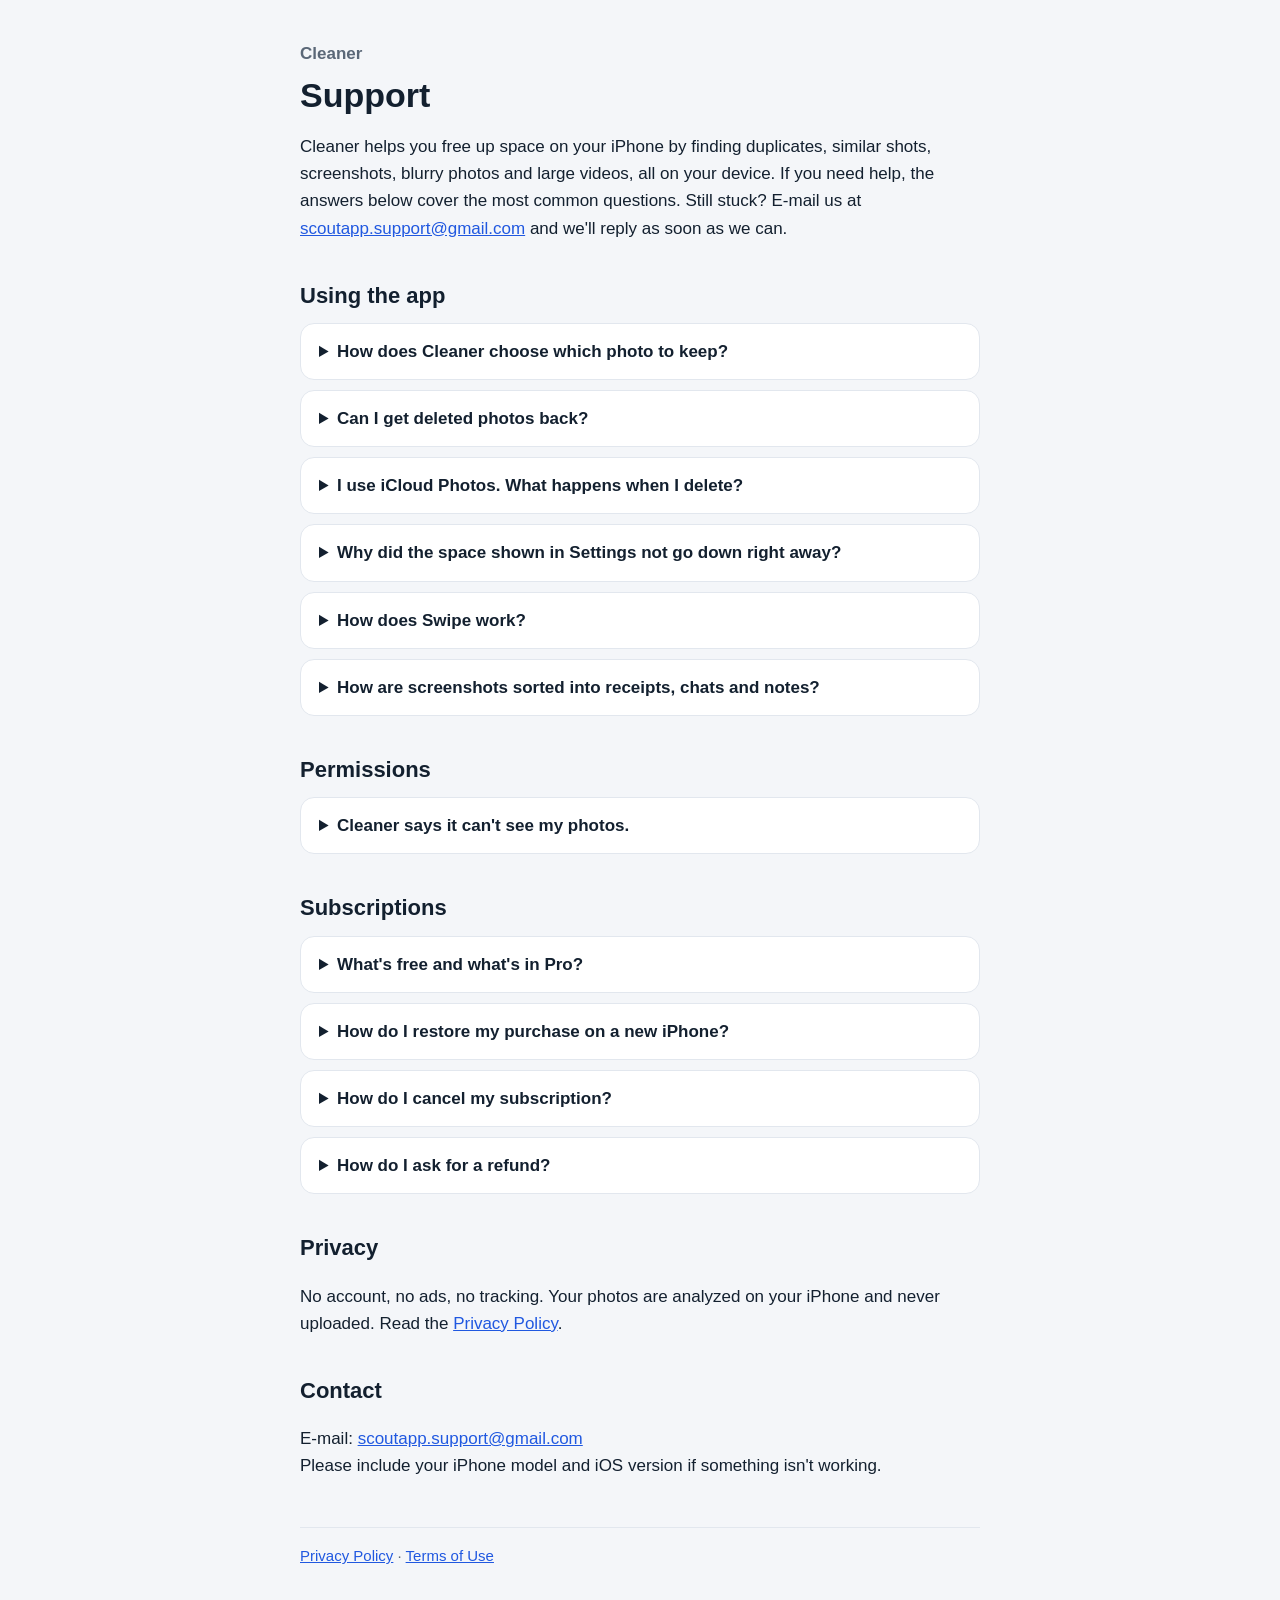
<file: index.html>
<!doctype html>
<html lang="en">
<head>
<meta charset="utf-8">
<meta name="viewport" content="width=device-width, initial-scale=1">
<title>Cleaner Support</title>
<meta name="description" content="Help and support for Cleaner.">
<link rel="stylesheet" href="style.css">
</head>
<body>
<main>
  <p class="brand">Cleaner</p>
  <h1>Support</h1>
  <p>Cleaner helps you free up space on your iPhone by finding duplicates, similar shots, screenshots, blurry photos
  and large videos, all on your device. If you need help, the answers below cover the most common questions. Still
  stuck? E-mail us at <a href="mailto:scoutapp.support@gmail.com">scoutapp.support@gmail.com</a> and we'll reply as
  soon as we can.</p>

  <h2>Using the app</h2>

  <details>
    <summary>How does Cleaner choose which photo to keep?</summary>
    <p>For exact copies it keeps the most complete one: a favorite first, then the highest resolution, then the
    oldest. For similar shots it keeps your favorite or edited one if there is one; otherwise the shot where faces
    look best (for example, eyes open), then the sharpest. You can always tap a photo to change what's deleted, or use Compare to see them full size.</p>
  </details>

  <details>
    <summary>Can I get deleted photos back?</summary>
    <p>Yes, for 30 days. Deleted items go to the Recently Deleted album in the Photos app, where you can recover
    them. After 30 days iOS removes them permanently.</p>
  </details>

  <details>
    <summary>I use iCloud Photos. What happens when I delete?</summary>
    <p>Deleting in Cleaner works like deleting in the Photos app: the item is removed from all devices that use
    the same iCloud Photos library and moves to Recently Deleted.</p>
  </details>

  <details>
    <summary>Why did the space shown in Settings not go down right away?</summary>
    <p>Deleted items still take up space while they're in Recently Deleted. To free it now, open Photos → Albums
    → Recently Deleted and delete them there. iOS may also take a few minutes to update its storage numbers.</p>
  </details>

  <details>
    <summary>How does Swipe work?</summary>
    <p>Swipe shows your photos month by month. Swipe right to keep, left to put a photo in the delete list. Nothing
    is deleted until you review the list and confirm. Your progress is saved, so you can stop and continue later.</p>
  </details>

  <details>
    <summary>How are screenshots sorted into receipts, chats and notes?</summary>
    <p>On iPhones that support Apple Intelligence, Cleaner reads the text in each screenshot and sorts it on your
    device. Sorting is part of Pro. On other devices, screenshots are grouped by month.</p>
  </details>

  <h2>Permissions</h2>

  <details>
    <summary>Cleaner says it can't see my photos.</summary>
    <p>Open the iOS Settings app → Privacy &amp; Security → Photos → Cleaner and choose Full Access. If you chose
    Limited Access, Cleaner can only check the photos you selected; you can add more from the app.</p>
  </details>

  <h2>Subscriptions</h2>

  <details>
    <summary>What's free and what's in Pro?</summary>
    <p>Scanning and reviewing are free, so you can see everything Cleaner finds. Pro lets you delete what you
    select, delete everything you swiped away, and sort screenshots automatically.</p>
  </details>

  <details>
    <summary>How do I restore my purchase on a new iPhone?</summary>
    <p>Sign in with the same Apple Account, open Cleaner → Settings → Restore Purchases.</p>
  </details>

  <details>
    <summary>How do I cancel my subscription?</summary>
    <p>Open the iOS Settings app → your name → Subscriptions → Cleaner, then Cancel Subscription. Cancel at least
    24 hours before the current period ends to avoid being charged again. You keep Pro until the end of the
    period.</p>
  </details>

  <details>
    <summary>How do I ask for a refund?</summary>
    <p>Purchases are handled by Apple, so refunds are too. Go to
    <a href="https://reportaproblem.apple.com">reportaproblem.apple.com</a>, sign in and choose the purchase.</p>
  </details>

  <h2>Privacy</h2>
  <p>No account, no ads, no tracking. Your photos are analyzed on your iPhone and never uploaded. Read the
  <a href="privacy.html">Privacy Policy</a>.</p>

  <h2>Contact</h2>
  <p>E-mail: <a href="mailto:scoutapp.support@gmail.com">scoutapp.support@gmail.com</a><br>
  Please include your iPhone model and iOS version if something isn't working.</p>

  <footer>
    <a href="privacy.html">Privacy Policy</a> ·
    <a href="https://www.apple.com/legal/internet-services/itunes/dev/stdeula/">Terms of Use</a>
  </footer>
</main>
</body>
</html>
</file>
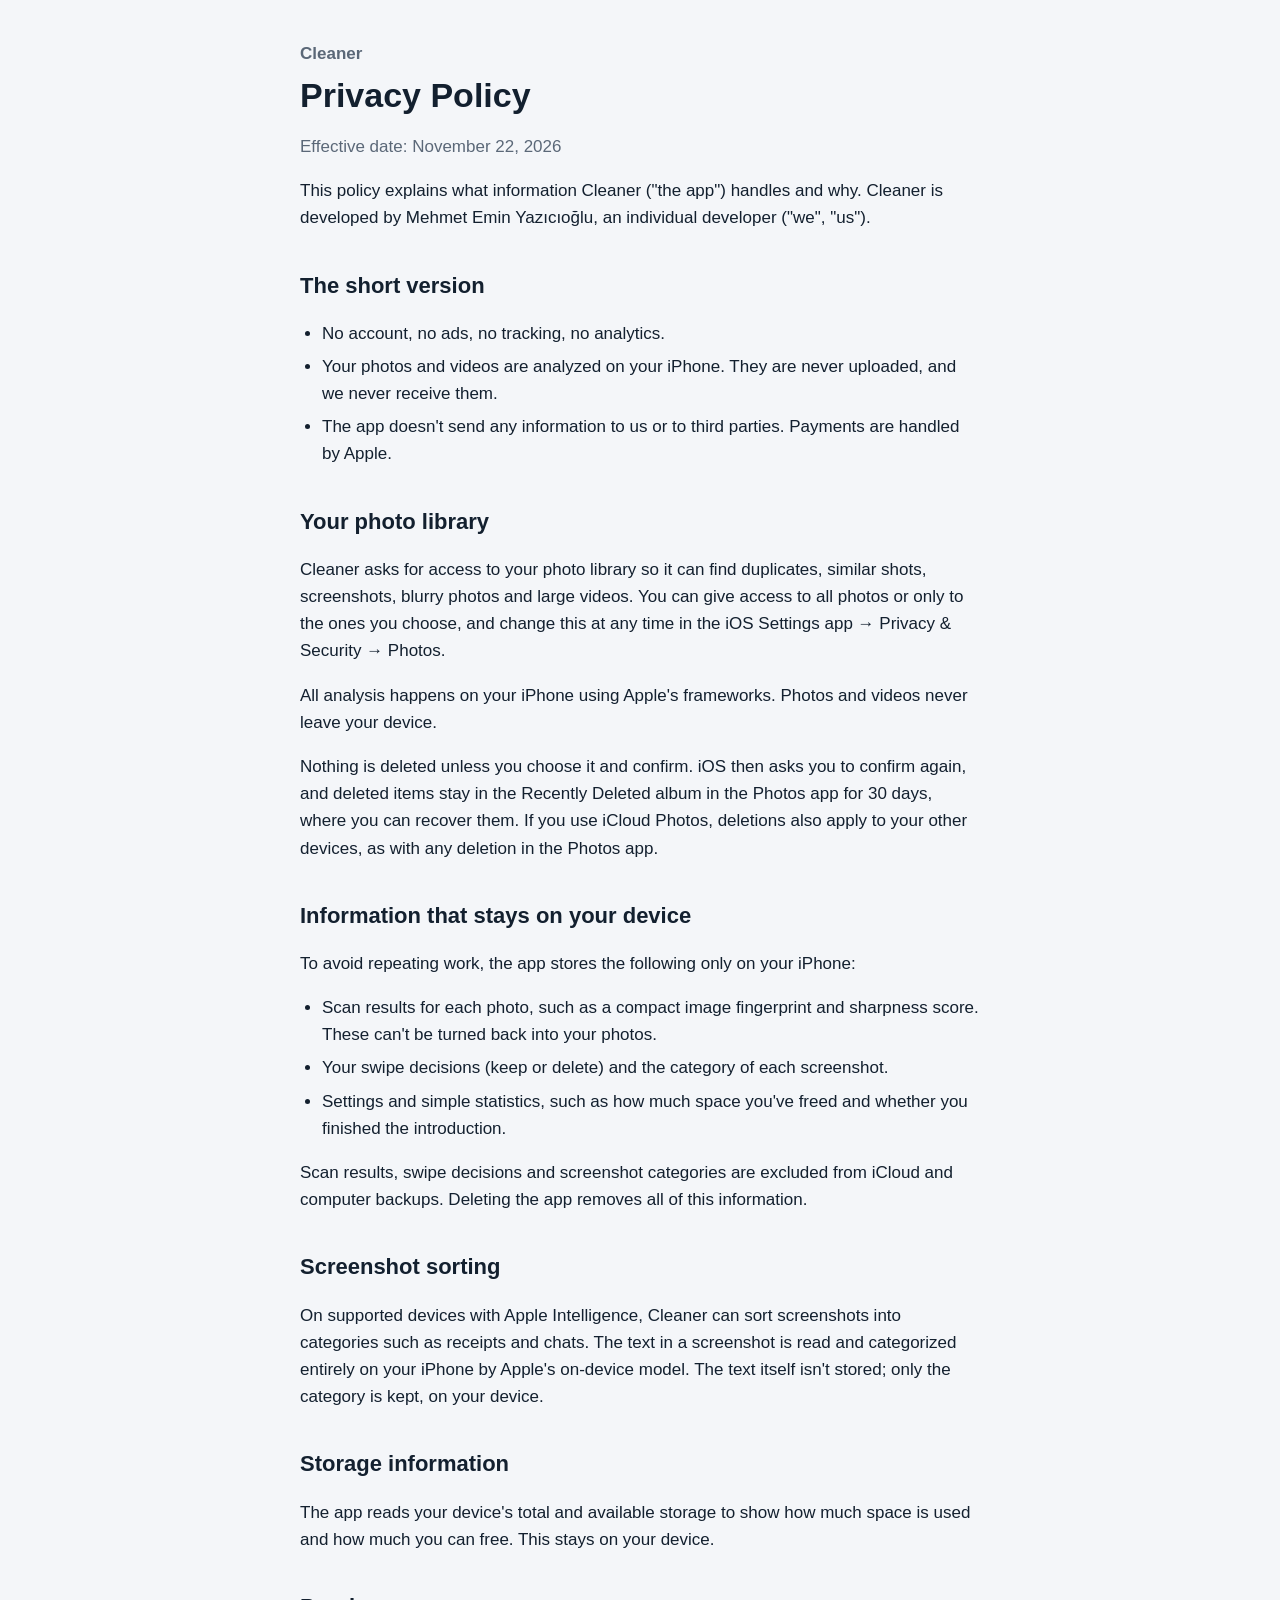
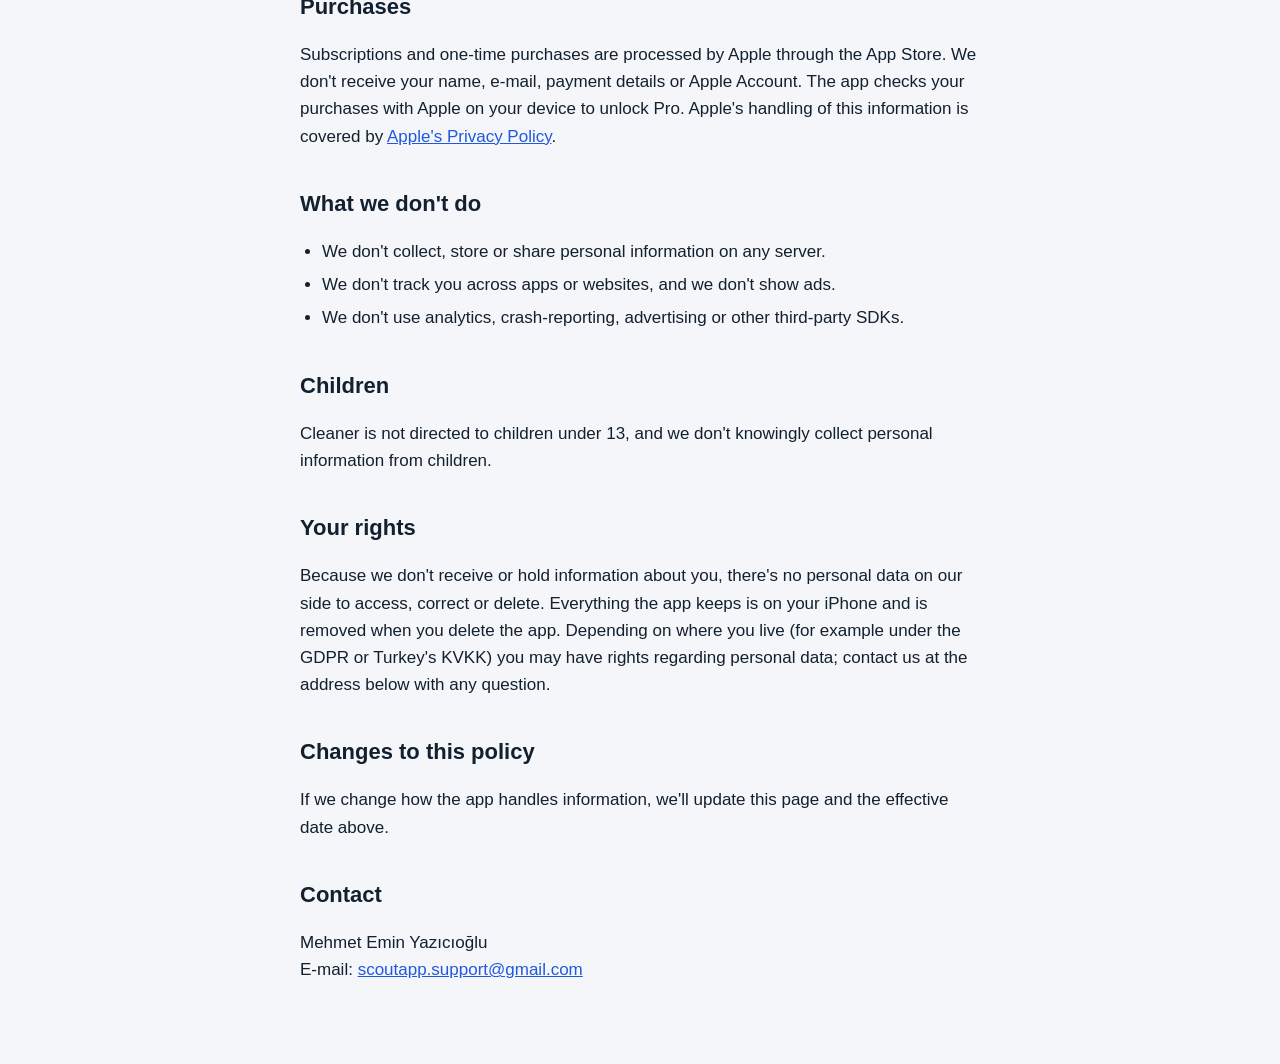
<file: privacy.html>
<!doctype html>
<html lang="en">
<head>
<meta charset="utf-8">
<meta name="viewport" content="width=device-width, initial-scale=1">
<title>Privacy Policy – Cleaner</title>
<meta name="description" content="Privacy Policy for Cleaner.">
<link rel="stylesheet" href="style.css">
</head>
<body>
<main>
  <p class="brand"><a href="./">Cleaner</a></p>
  <h1>Privacy Policy</h1>
  <p class="muted">Effective date: November 22, 2026</p>

  <p>This policy explains what information Cleaner ("the app") handles and why. Cleaner is developed by
  Mehmet Emin Yazıcıoğlu, an individual developer ("we", "us").</p>

  <h2>The short version</h2>
  <ul>
    <li>No account, no ads, no tracking, no analytics.</li>
    <li>Your photos and videos are analyzed on your iPhone. They are never uploaded, and we never receive them.</li>
    <li>The app doesn't send any information to us or to third parties. Payments are handled by Apple.</li>
  </ul>

  <h2>Your photo library</h2>
  <p>Cleaner asks for access to your photo library so it can find duplicates, similar shots, screenshots, blurry
  photos and large videos. You can give access to all photos or only to the ones you choose, and change this at any
  time in the iOS Settings app → Privacy &amp; Security → Photos.</p>
  <p>All analysis happens on your iPhone using Apple's frameworks. Photos and videos never leave your device.</p>
  <p>Nothing is deleted unless you choose it and confirm. iOS then asks you to confirm again, and deleted items stay
  in the Recently Deleted album in the Photos app for 30 days, where you can recover them. If you use iCloud Photos,
  deletions also apply to your other devices, as with any deletion in the Photos app.</p>

  <h2>Information that stays on your device</h2>
  <p>To avoid repeating work, the app stores the following only on your iPhone:</p>
  <ul>
    <li>Scan results for each photo, such as a compact image fingerprint and sharpness score. These can't be turned
    back into your photos.</li>
    <li>Your swipe decisions (keep or delete) and the category of each screenshot.</li>
    <li>Settings and simple statistics, such as how much space you've freed and whether you finished the
    introduction.</li>
  </ul>
  <p>Scan results, swipe decisions and screenshot categories are excluded from iCloud and computer backups.
  Deleting the app removes all of this information.</p>

  <h2>Screenshot sorting</h2>
  <p>On supported devices with Apple Intelligence, Cleaner can sort screenshots into categories such as receipts and
  chats. The text in a screenshot is read and categorized entirely on your iPhone by Apple's on-device model. The
  text itself isn't stored; only the category is kept, on your device.</p>

  <h2>Storage information</h2>
  <p>The app reads your device's total and available storage to show how much space is used and how much you can
  free. This stays on your device.</p>

  <h2>Purchases</h2>
  <p>Subscriptions and one-time purchases are processed by Apple through the App Store. We don't receive your name,
  e-mail, payment details or Apple Account. The app checks your purchases with Apple on your device to unlock Pro.
  Apple's handling of this information is covered by
  <a href="https://www.apple.com/legal/privacy/">Apple's Privacy Policy</a>.</p>

  <h2>What we don't do</h2>
  <ul>
    <li>We don't collect, store or share personal information on any server.</li>
    <li>We don't track you across apps or websites, and we don't show ads.</li>
    <li>We don't use analytics, crash-reporting, advertising or other third-party SDKs.</li>
  </ul>

  <h2>Children</h2>
  <p>Cleaner is not directed to children under 13, and we don't knowingly collect personal information from
  children.</p>

  <h2>Your rights</h2>
  <p>Because we don't receive or hold information about you, there's no personal data on our side to access,
  correct or delete. Everything the app keeps is on your iPhone and is removed when you delete the app. Depending on
  where you live (for example under the GDPR or Turkey's KVKK) you may have rights regarding personal data; contact
  us at the address below with any question.</p>

  <h2>Changes to this policy</h2>
  <p>If we change how the app handles information, we'll update this page and the effective date above.</p>

  <h2>Contact</h2>
  <p>Mehmet Emin Yazıcıoğlu<br>
  E-mail: <a href="mailto:scoutapp.support@gmail.com">scoutapp.support@gmail.com</a></p>
</main>
</body>
</html>
</file>
<file: style.css>
:root {
  --bg: #f4f6f9;
  --surface: #ffffff;
  --ink: #13202f;
  --muted: #5b6878;
  --line: #e2e7ee;
  --accent: #2058e0;
  color-scheme: light dark;
}

@media (prefers-color-scheme: dark) {
  :root {
    --bg: #0a0d12;
    --surface: #161a21;
    --ink: #e8edf4;
    --muted: #93a1b4;
    --line: #272d38;
    --accent: #6a9aff;
  }
}

* { box-sizing: border-box; }

body {
  margin: 0;
  background: var(--bg);
  color: var(--ink);
  font: 17px/1.6 -apple-system, BlinkMacSystemFont, "SF Pro Text", "Segoe UI", Roboto, sans-serif;
}

main {
  max-width: 720px;
  margin: 0 auto;
  padding: 40px 20px 64px;
}

.brand { margin: 0 0 8px; font-weight: 600; color: var(--muted); }
.brand a { color: inherit; text-decoration: none; }
h1 { margin: 0 0 8px; font-size: 34px; line-height: 1.2; }
h2 { margin: 36px 0 8px; font-size: 22px; }
.muted { color: var(--muted); }
a { color: var(--accent); }
ul { padding-left: 22px; }
li { margin: 6px 0; }

details {
  background: var(--surface);
  border: 1px solid var(--line);
  border-radius: 14px;
  padding: 14px 18px;
  margin: 10px 0;
}
summary { cursor: pointer; font-weight: 600; }
details p { margin: 10px 0 0; color: var(--muted); }

footer {
  margin-top: 48px;
  padding-top: 16px;
  border-top: 1px solid var(--line);
  color: var(--muted);
  font-size: 15px;
}
</file>
